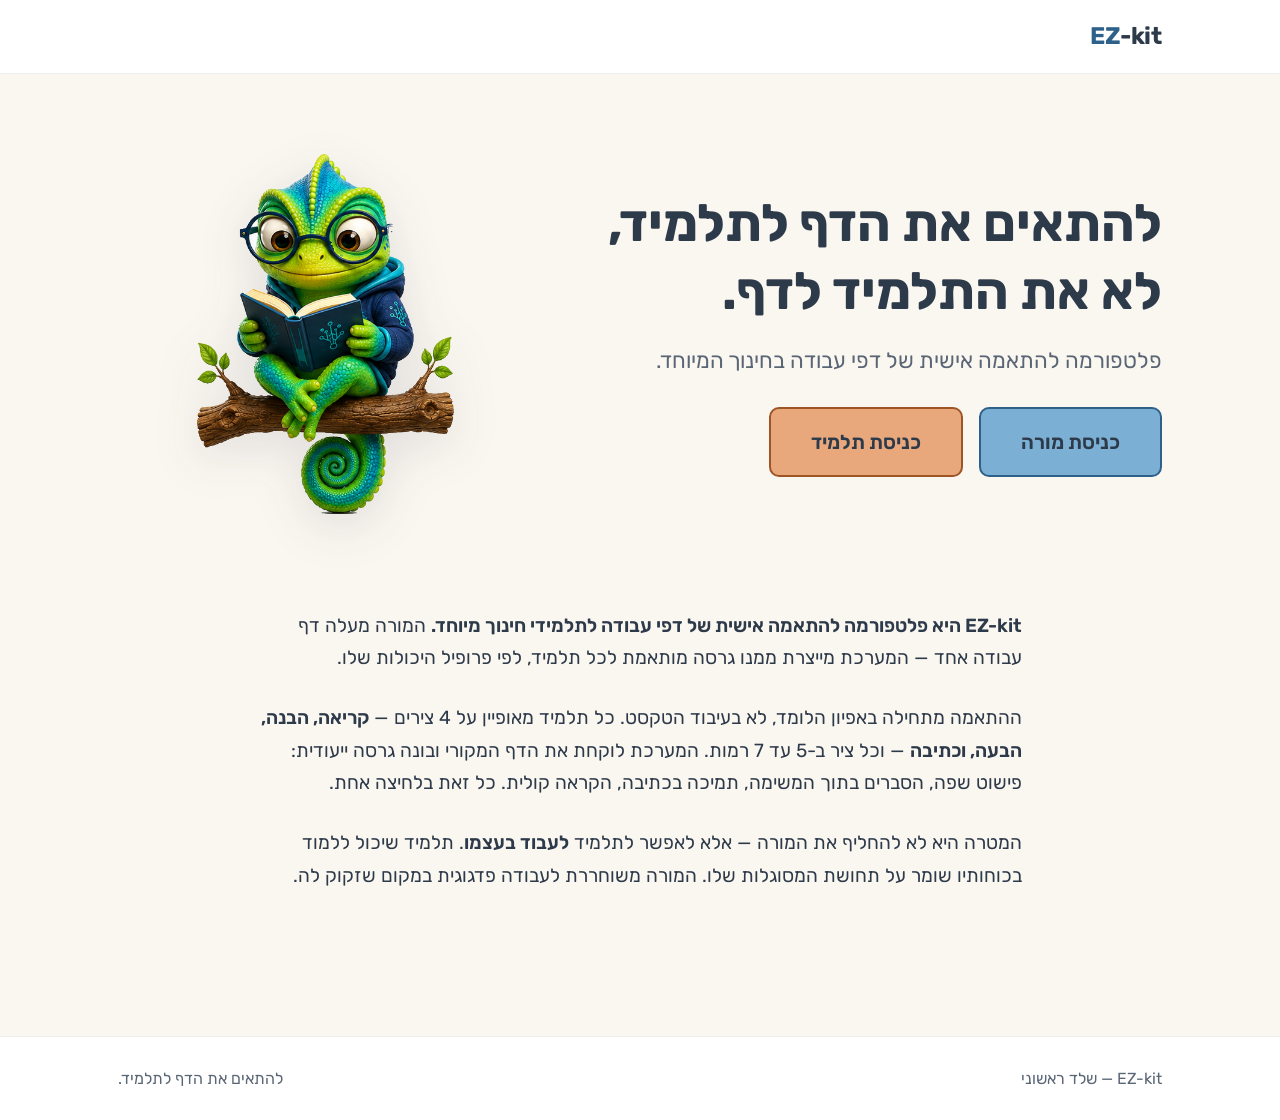
<file: index.html>
<!DOCTYPE html>
<html lang="he" dir="rtl">
<head>
  <meta charset="UTF-8">
  <meta name="viewport" content="width=device-width, initial-scale=1.0">
  <title>EZ-kit — להתאים את הדף לתלמיד</title>
  <meta name="description" content="פלטפורמה להתאמה אישית של דפי עבודה בחינוך המיוחד.">
  <link rel="preconnect" href="https://fonts.googleapis.com">
  <link rel="preconnect" href="https://fonts.gstatic.com" crossorigin>
  <link href="https://fonts.googleapis.com/css2?family=Rubik:wght@400;500;600;700&display=swap" rel="stylesheet">
  <link rel="stylesheet" href="styles.css">
</head>
<body>
  <a href="#main" class="skip-link">דלג לתוכן</a>

  <header class="site-header">
    <div class="container">
      <a href="index.html" class="logo"><span class="logo-mark">EZ</span>-kit</a>
    </div>
  </header>

  <main id="main">
    <!-- Hero -->
    <section class="hero">
      <div class="container">
        <div class="hero-text">
          <h1 class="hero-title">להתאים את הדף לתלמיד,<br>לא את התלמיד לדף.</h1>
          <p class="hero-tagline">פלטפורמה להתאמה אישית של דפי עבודה בחינוך המיוחד.</p>
          <div class="hero-cta">
            <a href="teacher/login.html" class="btn btn-blue btn-lg">כניסת מורה</a>
            <a href="student/login.html" class="btn btn-peach btn-lg">כניסת תלמיד</a>
          </div>
        </div>
        <div class="hero-art">
          <img src="assets/ezkit-front.png"
               alt="הזיקית של EZ-kit — דמות ירוקה־כחולה עם משקפיים יושבת על ענף וקוראת ספר">
        </div>
      </div>
    </section>

    <!-- גוף ההסבר -->
    <section class="intro section">
      <div class="container stack">
        <p><strong>EZ-kit היא פלטפורמה להתאמה אישית של דפי עבודה לתלמידי חינוך מיוחד.</strong> המורה מעלה דף עבודה אחד — המערכת מייצרת ממנו גרסה מותאמת לכל תלמיד, לפי פרופיל היכולות שלו.</p>

        <p>ההתאמה מתחילה באפיון הלומד, לא בעיבוד הטקסט. כל תלמיד מאופיין על 4 צירים — <strong>קריאה, הבנה, הבעה, וכתיבה</strong> — וכל ציר ב-5 עד 7 רמות. המערכת לוקחת את הדף המקורי ובונה גרסה ייעודית: פישוט שפה, הסברים בתוך המשימה, תמיכה בכתיבה, הקראה קולית. כל זאת בלחיצה אחת.</p>

        <p>המטרה היא לא להחליף את המורה — אלא לאפשר לתלמיד <strong>לעבוד בעצמו</strong>. תלמיד שיכול ללמוד בכוחותיו שומר על תחושת המסוגלות שלו. המורה משוחררת לעבודה פדגוגית במקום שזקוק לה.</p>
      </div>
    </section>
  </main>

  <footer class="site-footer">
    <div class="container">
      <span>EZ-kit — שלד ראשוני</span>
      <span>להתאים את הדף לתלמיד.</span>
    </div>
  </footer>
</body>
</html>
</file>
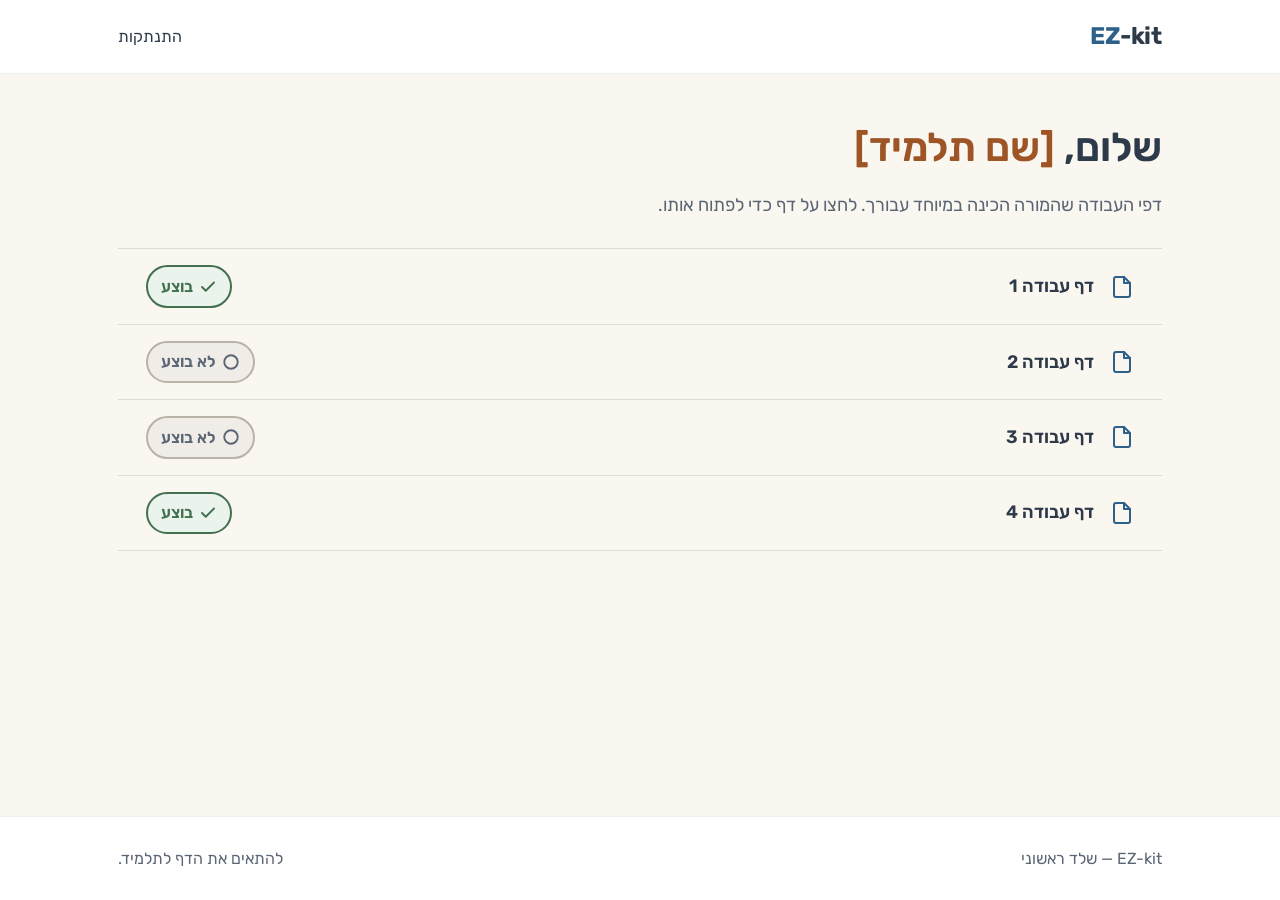
<file: student/dashboard.html>
<!DOCTYPE html>
<html lang="he" dir="rtl">
<head>
  <meta charset="UTF-8">
  <meta name="viewport" content="width=device-width, initial-scale=1.0">
  <title>האזור שלי — EZ-kit</title>
  <link rel="preconnect" href="https://fonts.googleapis.com">
  <link rel="preconnect" href="https://fonts.gstatic.com" crossorigin>
  <link href="https://fonts.googleapis.com/css2?family=Rubik:wght@400;500;600;700&display=swap" rel="stylesheet">
  <link rel="stylesheet" href="../styles.css">
</head>
<body>
  <a href="#main" class="skip-link">דלג לתוכן</a>

  <header class="site-header">
    <div class="container">
      <a href="../index.html" class="logo"><span class="logo-mark">EZ</span>-kit</a>
      <nav aria-label="ניווט ראשי">
        <ul class="nav-links">
          <li><a href="../index.html">התנתקות</a></li>
        </ul>
      </nav>
    </div>
  </header>

  <main id="main" class="section">
    <div class="container">
      <div class="page-head">
        <h1>שלום, <span style="color: var(--color-peach-deep);">[שם תלמיד]</span></h1>
        <p class="subtitle">דפי העבודה שהמורה הכינה במיוחד עבורך. לחצו על דף כדי לפתוח אותו.</p>
      </div>

      <ul class="worklist">

        <li class="worklist-item">
          <a href="worksheet.html">
            <span class="worklist-title">
              <svg viewBox="0 0 24 24" fill="none" stroke="currentColor" stroke-width="2" stroke-linecap="round" stroke-linejoin="round" aria-hidden="true">
                <path d="M14 2H6a2 2 0 0 0-2 2v16a2 2 0 0 0 2 2h12a2 2 0 0 0 2-2V8z"></path>
                <polyline points="14 2 14 8 20 8"></polyline>
              </svg>
              דף עבודה 1
            </span>
            <span class="status status--done">
              <svg viewBox="0 0 24 24" fill="none" stroke="currentColor" stroke-width="2.5" stroke-linecap="round" stroke-linejoin="round" aria-hidden="true">
                <path d="M20 6L9 17l-5-5"></path>
              </svg>
              בוצע
            </span>
          </a>
        </li>

        <li class="worklist-item">
          <a href="worksheet.html">
            <span class="worklist-title">
              <svg viewBox="0 0 24 24" fill="none" stroke="currentColor" stroke-width="2" stroke-linecap="round" stroke-linejoin="round" aria-hidden="true">
                <path d="M14 2H6a2 2 0 0 0-2 2v16a2 2 0 0 0 2 2h12a2 2 0 0 0 2-2V8z"></path>
                <polyline points="14 2 14 8 20 8"></polyline>
              </svg>
              דף עבודה 2
            </span>
            <span class="status status--none">
              <svg viewBox="0 0 24 24" fill="none" stroke="currentColor" stroke-width="2.5" stroke-linecap="round" stroke-linejoin="round" aria-hidden="true">
                <circle cx="12" cy="12" r="9"></circle>
              </svg>
              לא בוצע
            </span>
          </a>
        </li>

        <li class="worklist-item">
          <a href="worksheet.html">
            <span class="worklist-title">
              <svg viewBox="0 0 24 24" fill="none" stroke="currentColor" stroke-width="2" stroke-linecap="round" stroke-linejoin="round" aria-hidden="true">
                <path d="M14 2H6a2 2 0 0 0-2 2v16a2 2 0 0 0 2 2h12a2 2 0 0 0 2-2V8z"></path>
                <polyline points="14 2 14 8 20 8"></polyline>
              </svg>
              דף עבודה 3
            </span>
            <span class="status status--none">
              <svg viewBox="0 0 24 24" fill="none" stroke="currentColor" stroke-width="2.5" stroke-linecap="round" stroke-linejoin="round" aria-hidden="true">
                <circle cx="12" cy="12" r="9"></circle>
              </svg>
              לא בוצע
            </span>
          </a>
        </li>

        <li class="worklist-item">
          <a href="worksheet.html">
            <span class="worklist-title">
              <svg viewBox="0 0 24 24" fill="none" stroke="currentColor" stroke-width="2" stroke-linecap="round" stroke-linejoin="round" aria-hidden="true">
                <path d="M14 2H6a2 2 0 0 0-2 2v16a2 2 0 0 0 2 2h12a2 2 0 0 0 2-2V8z"></path>
                <polyline points="14 2 14 8 20 8"></polyline>
              </svg>
              דף עבודה 4
            </span>
            <span class="status status--done">
              <svg viewBox="0 0 24 24" fill="none" stroke="currentColor" stroke-width="2.5" stroke-linecap="round" stroke-linejoin="round" aria-hidden="true">
                <path d="M20 6L9 17l-5-5"></path>
              </svg>
              בוצע
            </span>
          </a>
        </li>

      </ul>
    </div>
  </main>

  <footer class="site-footer">
    <div class="container">
      <span>EZ-kit — שלד ראשוני</span>
      <span>להתאים את הדף לתלמיד.</span>
    </div>
  </footer>
</body>
</html>
</file>
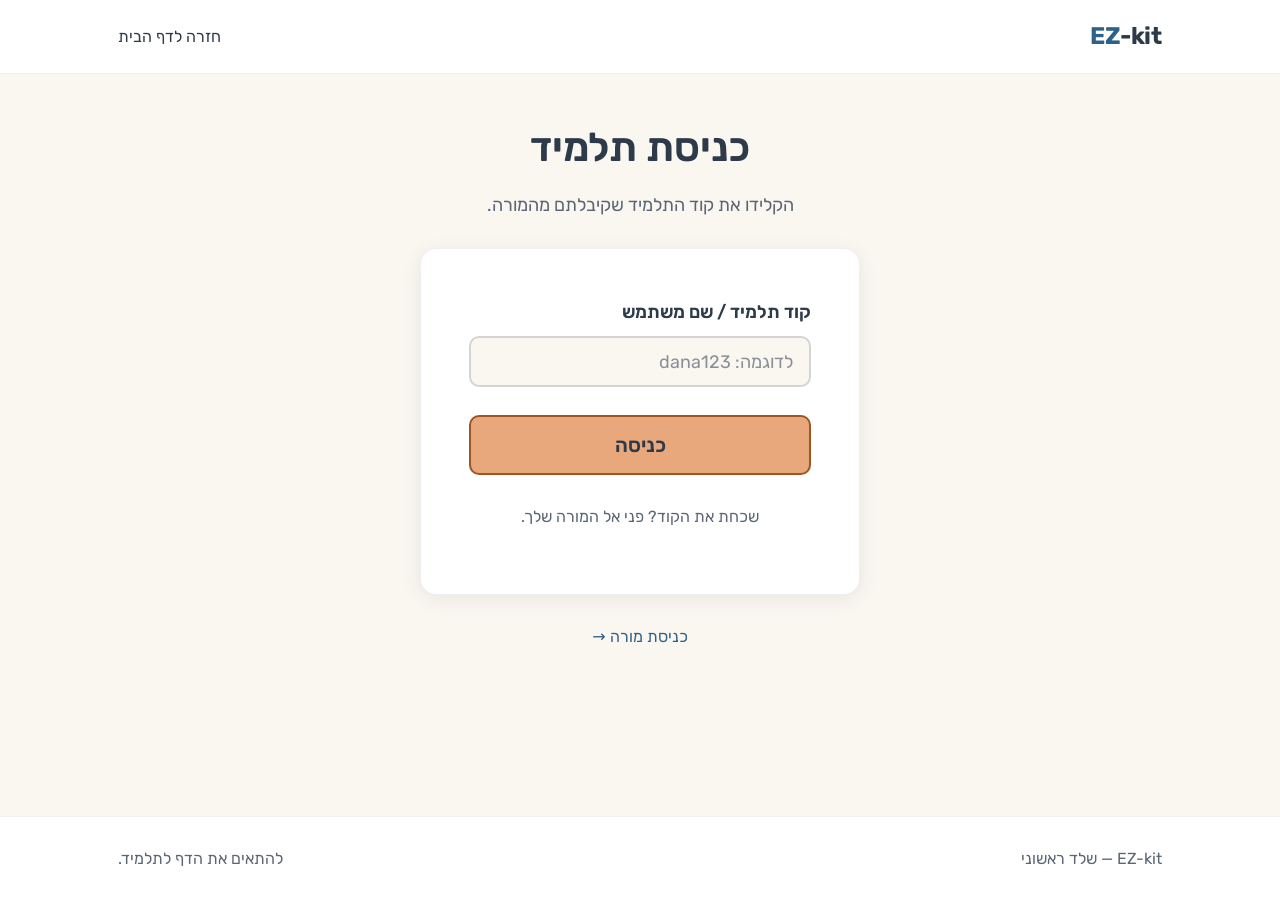
<file: student/login.html>
<!DOCTYPE html>
<html lang="he" dir="rtl">
<head>
  <meta charset="UTF-8">
  <meta name="viewport" content="width=device-width, initial-scale=1.0">
  <title>כניסת תלמיד — EZ-kit</title>
  <link rel="preconnect" href="https://fonts.googleapis.com">
  <link rel="preconnect" href="https://fonts.gstatic.com" crossorigin>
  <link href="https://fonts.googleapis.com/css2?family=Rubik:wght@400;500;600;700&display=swap" rel="stylesheet">
  <link rel="stylesheet" href="../styles.css">
</head>
<body>
  <a href="#main" class="skip-link">דלג לתוכן</a>

  <header class="site-header">
    <div class="container">
      <a href="../index.html" class="logo"><span class="logo-mark">EZ</span>-kit</a>
      <nav aria-label="ניווט ראשי">
        <ul class="nav-links">
          <li><a href="../index.html">חזרה לדף הבית</a></li>
        </ul>
      </nav>
    </div>
  </header>

  <main id="main" class="section">
    <div class="container">
      <div class="form-wrap">
        <div class="page-head text-center">
          <h1>כניסת תלמיד</h1>
          <p class="subtitle">הקלידו את קוד התלמיד שקיבלתם מהמורה.</p>
        </div>

        <!-- UI בלבד — הטופס אינו פונקציונלי בשלב זה -->
        <form class="card" onsubmit="event.preventDefault(); window.location.href='dashboard.html';">
          <div class="field">
            <label for="student-code">קוד תלמיד / שם משתמש</label>
            <input type="text" id="student-code" name="student-code" placeholder="לדוגמה: dana123" autocomplete="username">
          </div>
          <button type="submit" class="btn btn-peach btn-block btn-lg">כניסה</button>
          <p class="form-note">שכחת את הקוד? פני אל המורה שלך.</p>
        </form>

        <p class="form-note">
          <a href="../teacher/login.html">כניסת מורה &rarr;</a>
        </p>
      </div>
    </div>
  </main>

  <footer class="site-footer">
    <div class="container">
      <span>EZ-kit — שלד ראשוני</span>
      <span>להתאים את הדף לתלמיד.</span>
    </div>
  </footer>
</body>
</html>
</file>
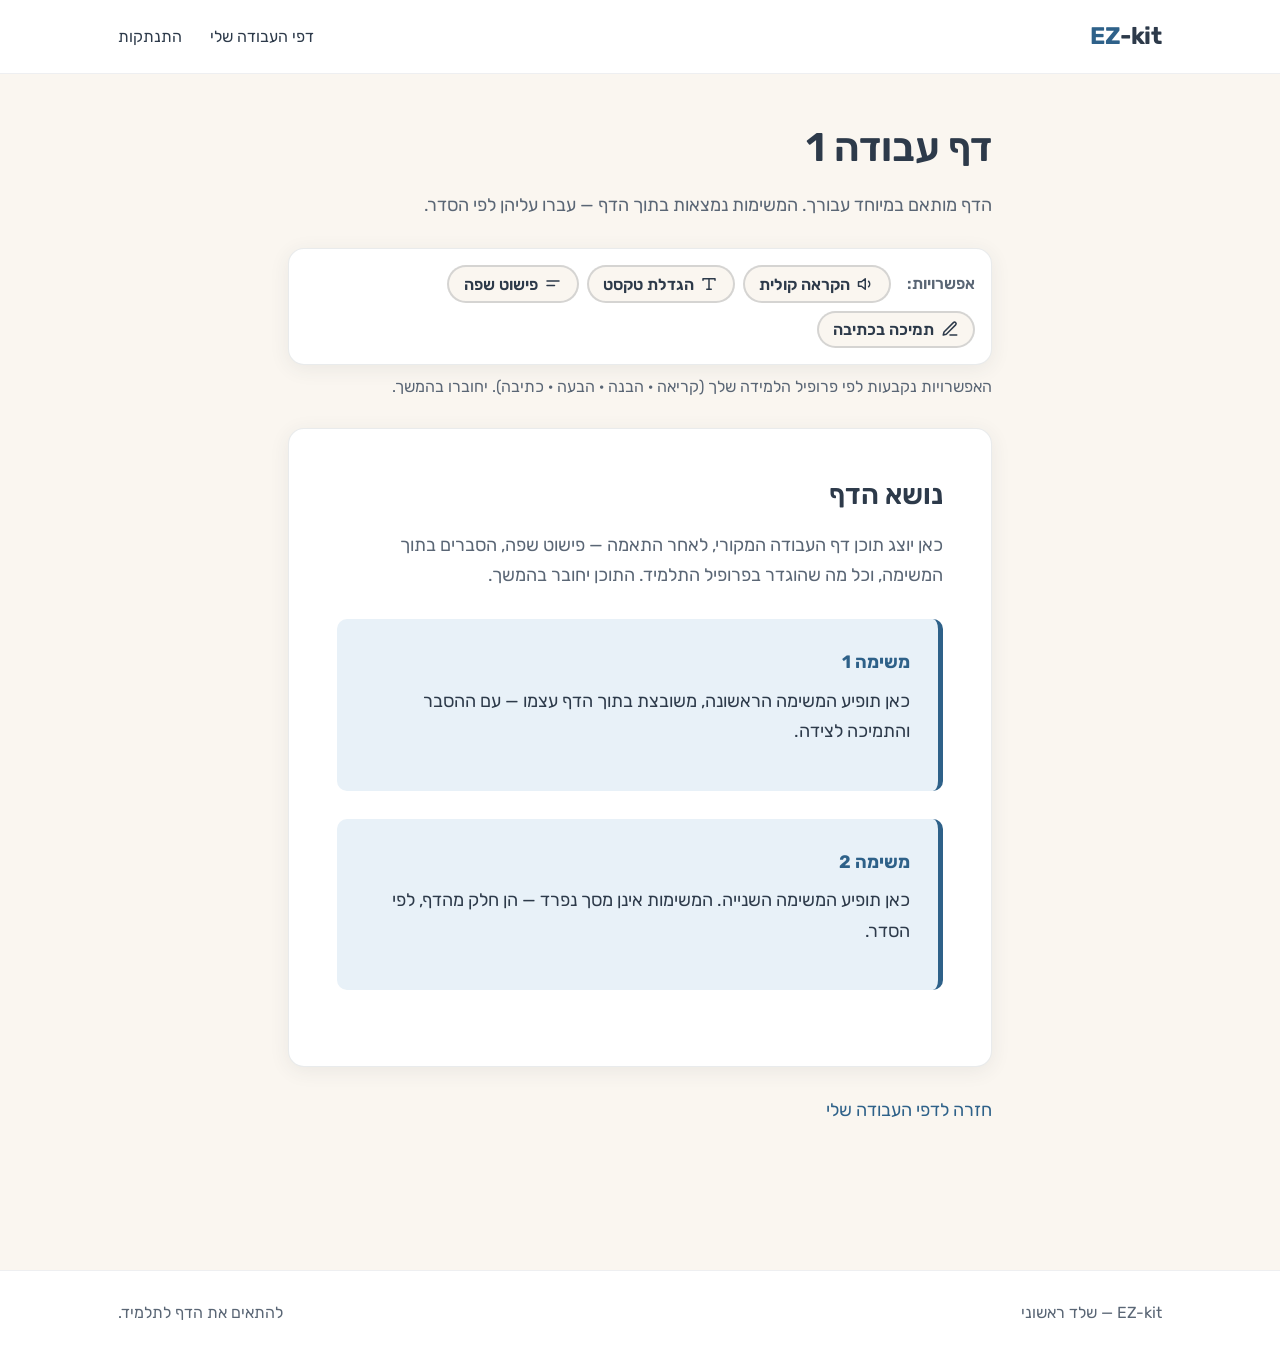
<file: student/worksheet.html>
<!DOCTYPE html>
<html lang="he" dir="rtl">
<head>
  <meta charset="UTF-8">
  <meta name="viewport" content="width=device-width, initial-scale=1.0">
  <title>דף עבודה — EZ-kit</title>
  <link rel="preconnect" href="https://fonts.googleapis.com">
  <link rel="preconnect" href="https://fonts.gstatic.com" crossorigin>
  <link href="https://fonts.googleapis.com/css2?family=Rubik:wght@400;500;600;700&display=swap" rel="stylesheet">
  <link rel="stylesheet" href="../styles.css">
</head>
<body>
  <a href="#main" class="skip-link">דלג לתוכן</a>

  <header class="site-header">
    <div class="container">
      <a href="../index.html" class="logo"><span class="logo-mark">EZ</span>-kit</a>
      <nav aria-label="ניווט ראשי">
        <ul class="nav-links">
          <li><a href="dashboard.html">דפי העבודה שלי</a></li>
          <li><a href="../index.html">התנתקות</a></li>
        </ul>
      </nav>
    </div>
  </header>

  <main id="main" class="section">
    <div class="container page-narrow stack">

      <div class="page-head">
        <h1>דף עבודה 1</h1>
        <p class="subtitle">הדף מותאם במיוחד עבורך. המשימות נמצאות בתוך הדף — עברו עליהן לפי הסדר.</p>
      </div>

      <!-- סרגל נגישות — אפשרויות לפי מאפייני התלמיד. UI בלבד בשלב זה. -->
      <div>
        <div class="a11y-bar" role="group" aria-label="אפשרויות נגישות">
          <span class="a11y-label">אפשרויות:</span>
          <button type="button" class="a11y-btn">
            <svg viewBox="0 0 24 24" fill="none" stroke="currentColor" stroke-width="2" stroke-linecap="round" stroke-linejoin="round" aria-hidden="true">
              <polygon points="11 5 6 9 2 9 2 15 6 15 11 19 11 5"></polygon>
              <path d="M15.5 8.5a5 5 0 0 1 0 7"></path>
            </svg>
            הקראה קולית
          </button>
          <button type="button" class="a11y-btn">
            <svg viewBox="0 0 24 24" fill="none" stroke="currentColor" stroke-width="2" stroke-linecap="round" stroke-linejoin="round" aria-hidden="true">
              <path d="M4 7V5h16v2"></path><path d="M9 19h6"></path><path d="M12 5v14"></path>
            </svg>
            הגדלת טקסט
          </button>
          <button type="button" class="a11y-btn">
            <svg viewBox="0 0 24 24" fill="none" stroke="currentColor" stroke-width="2" stroke-linecap="round" stroke-linejoin="round" aria-hidden="true">
              <line x1="4" y1="8" x2="20" y2="8"></line><line x1="4" y1="14" x2="14" y2="14"></line>
            </svg>
            פישוט שפה
          </button>
          <button type="button" class="a11y-btn">
            <svg viewBox="0 0 24 24" fill="none" stroke="currentColor" stroke-width="2" stroke-linecap="round" stroke-linejoin="round" aria-hidden="true">
              <path d="M12 20h9"></path><path d="M16.5 3.5a2.1 2.1 0 0 1 3 3L7 19l-4 1 1-4z"></path>
            </svg>
            תמיכה בכתיבה
          </button>
        </div>
        <p class="a11y-note">האפשרויות נקבעות לפי פרופיל הלמידה שלך (קריאה · הבנה · הבעה · כתיבה). יחוברו בהמשך.</p>
      </div>

      <!-- גוף דף העבודה — המשימות משובצות בתוכו -->
      <article class="worksheet">
        <h2>נושא הדף</h2>
        <p style="color: var(--color-text-soft);">כאן יוצג תוכן דף העבודה המקורי, לאחר התאמה — פישוט שפה, הסברים בתוך המשימה, וכל מה שהוגדר בפרופיל התלמיד. התוכן יחובר בהמשך.</p>

        <div class="task">
          <span class="task-label">משימה 1</span>
          <p>כאן תופיע המשימה הראשונה, משובצת בתוך הדף עצמו — עם ההסבר והתמיכה לצידה.</p>
        </div>

        <div class="task">
          <span class="task-label">משימה 2</span>
          <p>כאן תופיע המשימה השנייה. המשימות אינן מסך נפרד — הן חלק מהדף, לפי הסדר.</p>
        </div>
      </article>

      <p><a href="dashboard.html">חזרה לדפי העבודה שלי</a></p>

    </div>
  </main>

  <footer class="site-footer">
    <div class="container">
      <span>EZ-kit — שלד ראשוני</span>
      <span>להתאים את הדף לתלמיד.</span>
    </div>
  </footer>
</body>
</html>
</file>
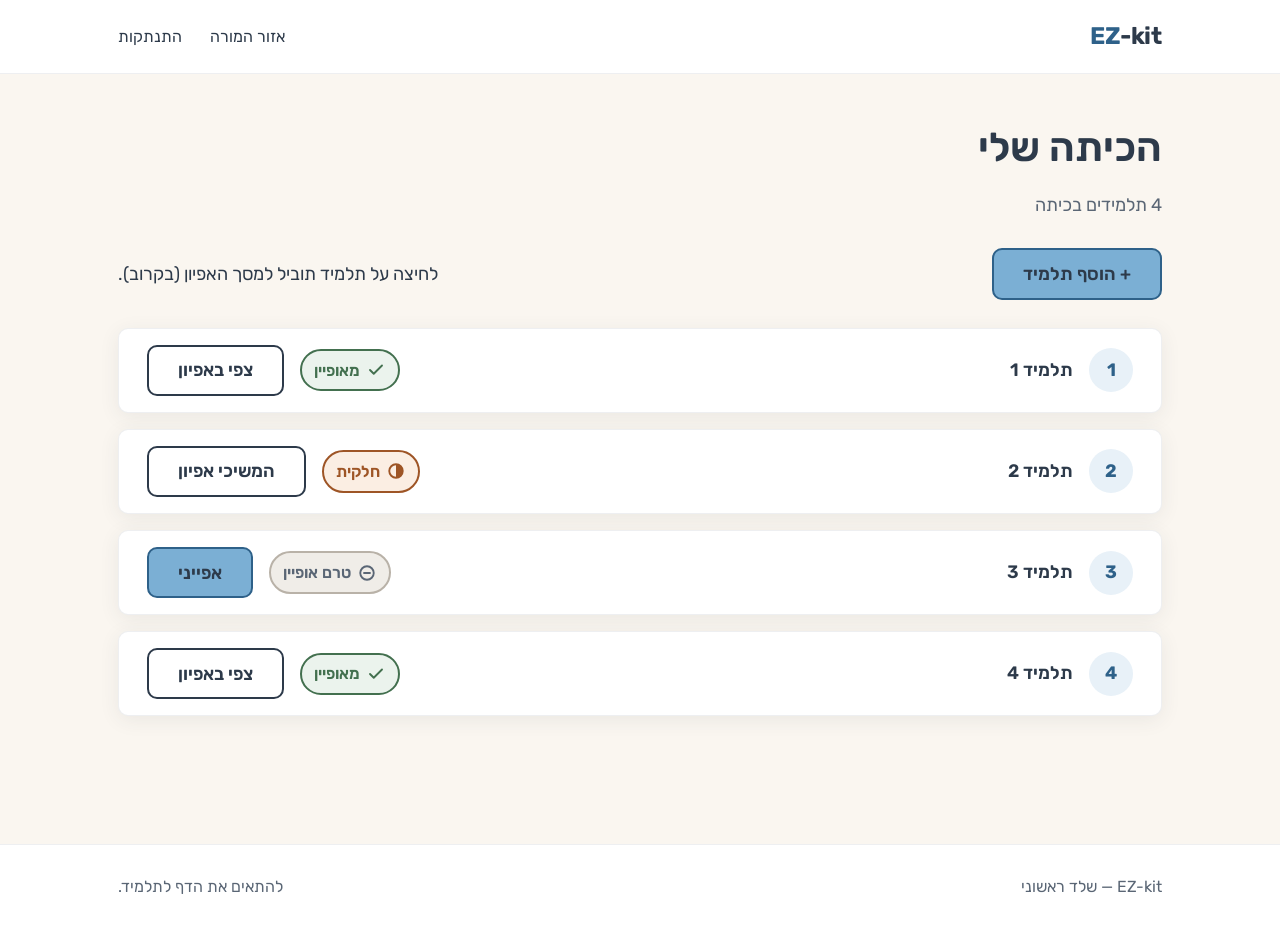
<file: teacher/class.html>
<!DOCTYPE html>
<html lang="he" dir="rtl">
<head>
  <meta charset="UTF-8">
  <meta name="viewport" content="width=device-width, initial-scale=1.0">
  <title>הכיתה שלי — EZ-kit</title>
  <link rel="preconnect" href="https://fonts.googleapis.com">
  <link rel="preconnect" href="https://fonts.gstatic.com" crossorigin>
  <link href="https://fonts.googleapis.com/css2?family=Rubik:wght@400;500;600;700&display=swap" rel="stylesheet">
  <link rel="stylesheet" href="../styles.css">
  <style>
    /* דיאלוג הוספת תלמיד — UI בלבד */
    dialog.add-dialog {
      border: none;
      border-radius: var(--radius);
      padding: 0;
      max-width: 440px;
      width: calc(100% - 2rem);
      box-shadow: var(--shadow-hover);
      color: var(--color-text);
    }
    dialog.add-dialog::backdrop { background: rgba(45, 58, 74, 0.35); }
    dialog.add-dialog .card { box-shadow: none; border: none; }
    .dialog-head {
      display: flex; align-items: center; justify-content: space-between;
      margin-bottom: var(--space-md);
    }
    .dialog-head h2 { margin: 0; }
    .icon-btn {
      background: none; border: none; cursor: pointer;
      font-size: 1.5rem; line-height: 1; color: var(--color-text-soft);
      padding: 0.2em 0.4em; border-radius: var(--radius-sm);
    }
  </style>
</head>
<body>
  <a href="#main" class="skip-link">דלג לתוכן</a>

  <header class="site-header">
    <div class="container">
      <a href="../index.html" class="logo"><span class="logo-mark">EZ</span>-kit</a>
      <nav aria-label="ניווט ראשי">
        <ul class="nav-links">
          <li><a href="dashboard.html">אזור המורה</a></li>
          <li><a href="../index.html">התנתקות</a></li>
        </ul>
      </nav>
    </div>
  </header>

  <main id="main" class="section">
    <div class="container">
      <div class="page-head">
        <h1>הכיתה שלי</h1>
        <p class="subtitle">4 תלמידים בכיתה</p>
      </div>

      <div class="class-toolbar">
        <button type="button" class="btn btn-blue" id="add-student-btn">+ הוסף תלמיד</button>
        <span class="subtitle">לחיצה על תלמיד תוביל למסך האפיון (בקרוב).</span>
      </div>

      <!-- רשימת תלמידי דמה לתצוגה -->
      <ul class="student-list">

        <li class="student-row">
          <div class="student-info">
            <span class="student-avatar" aria-hidden="true">1</span>
            <span class="student-name">תלמיד 1</span>
          </div>
          <div class="student-actions">
            <span class="status status--done">
              <svg viewBox="0 0 24 24" fill="none" stroke="currentColor" stroke-width="2.5" stroke-linecap="round" stroke-linejoin="round" aria-hidden="true">
                <path d="M20 6L9 17l-5-5"></path>
              </svg>
              מאופיין
            </span>
            <button type="button" class="btn btn-ghost">צפי באפיון</button>
          </div>
        </li>

        <li class="student-row">
          <div class="student-info">
            <span class="student-avatar" aria-hidden="true">2</span>
            <span class="student-name">תלמיד 2</span>
          </div>
          <div class="student-actions">
            <span class="status status--partial">
              <svg viewBox="0 0 24 24" fill="none" stroke="currentColor" stroke-width="2.5" stroke-linecap="round" stroke-linejoin="round" aria-hidden="true">
                <circle cx="12" cy="12" r="9"></circle>
                <path d="M12 3 a9 9 0 0 1 0 18 z" fill="currentColor" stroke="none"></path>
              </svg>
              חלקית
            </span>
            <button type="button" class="btn btn-ghost">המשיכי אפיון</button>
          </div>
        </li>

        <li class="student-row">
          <div class="student-info">
            <span class="student-avatar" aria-hidden="true">3</span>
            <span class="student-name">תלמיד 3</span>
          </div>
          <div class="student-actions">
            <span class="status status--none">
              <svg viewBox="0 0 24 24" fill="none" stroke="currentColor" stroke-width="2.5" stroke-linecap="round" stroke-linejoin="round" aria-hidden="true">
                <circle cx="12" cy="12" r="9"></circle>
                <line x1="8" y1="12" x2="16" y2="12"></line>
              </svg>
              טרם אופיין
            </span>
            <button type="button" class="btn btn-blue">אפייני</button>
          </div>
        </li>

        <li class="student-row">
          <div class="student-info">
            <span class="student-avatar" aria-hidden="true">4</span>
            <span class="student-name">תלמיד 4</span>
          </div>
          <div class="student-actions">
            <span class="status status--done">
              <svg viewBox="0 0 24 24" fill="none" stroke="currentColor" stroke-width="2.5" stroke-linecap="round" stroke-linejoin="round" aria-hidden="true">
                <path d="M20 6L9 17l-5-5"></path>
              </svg>
              מאופיין
            </span>
            <button type="button" class="btn btn-ghost">צפי באפיון</button>
          </div>
        </li>

      </ul>
    </div>
  </main>

  <!-- דיאלוג הוספת תלמיד — UI בלבד, לא פונקציונלי -->
  <dialog class="add-dialog" id="add-dialog">
    <form method="dialog" class="card">
      <div class="dialog-head">
        <h2>הוספת תלמיד</h2>
        <button type="button" class="icon-btn" id="close-dialog-btn" aria-label="סגירה">&times;</button>
      </div>
      <div class="field">
        <label for="student-name">שם התלמיד</label>
        <input type="text" id="student-name" name="student-name" placeholder="לדוגמה: דנה כהן">
      </div>
      <div class="field">
        <label for="student-class">כיתה</label>
        <input type="text" id="student-class" name="student-class" placeholder="לדוגמה: ג'2">
      </div>
      <button type="submit" class="btn btn-blue btn-block">הוסף לכיתה</button>
      <p class="form-note">UI בלבד בשלב זה — השמירה תחובר ל-backend בהמשך.</p>
    </form>
  </dialog>

  <footer class="site-footer">
    <div class="container">
      <span>EZ-kit — שלד ראשוני</span>
      <span>להתאים את הדף לתלמיד.</span>
    </div>
  </footer>

  <script>
    const dialog = document.getElementById('add-dialog');
    document.getElementById('add-student-btn').addEventListener('click', () => dialog.showModal());
    document.getElementById('close-dialog-btn').addEventListener('click', () => dialog.close());
  </script>
</body>
</html>
</file>
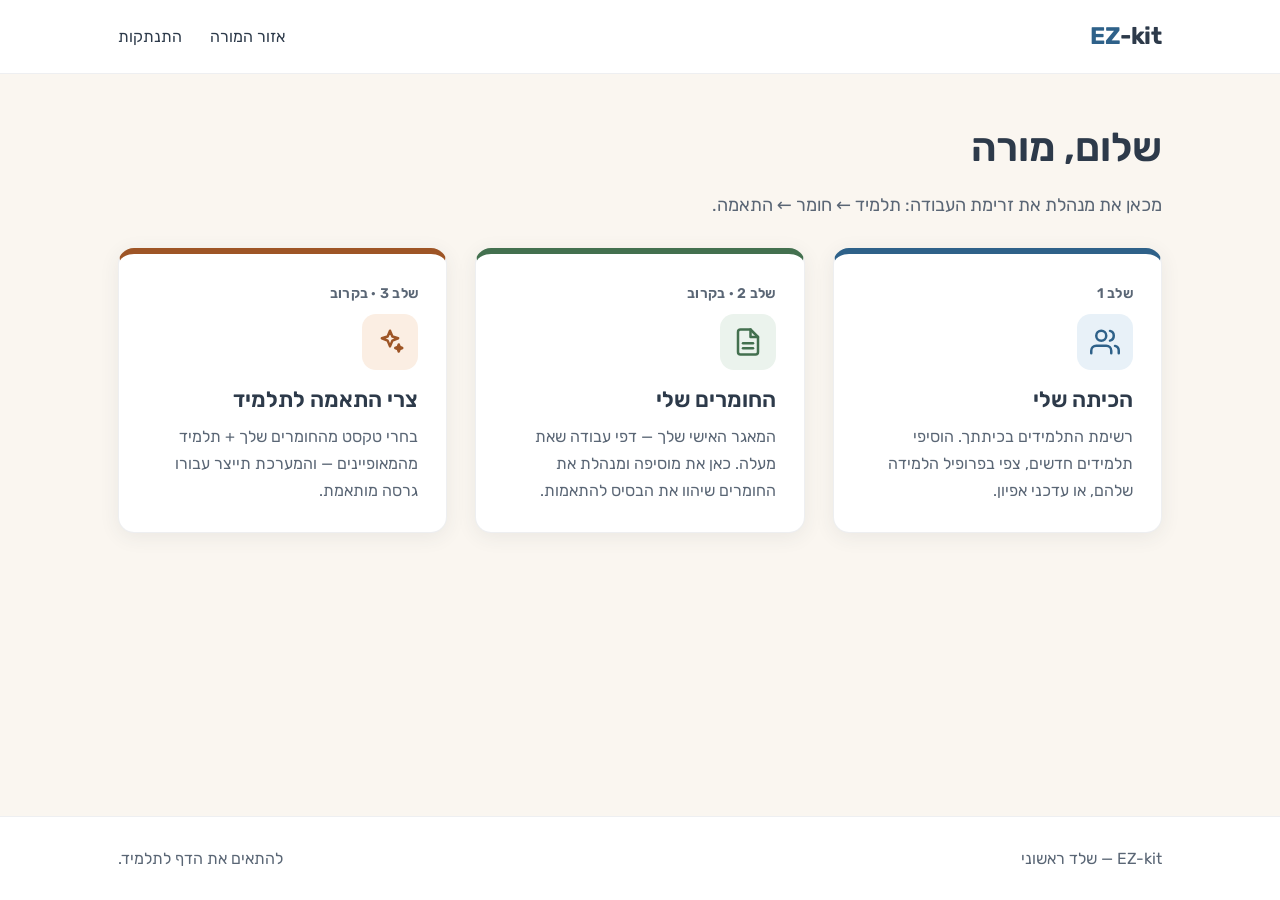
<file: teacher/dashboard.html>
<!DOCTYPE html>
<html lang="he" dir="rtl">
<head>
  <meta charset="UTF-8">
  <meta name="viewport" content="width=device-width, initial-scale=1.0">
  <title>אזור המורה — EZ-kit</title>
  <link rel="preconnect" href="https://fonts.googleapis.com">
  <link rel="preconnect" href="https://fonts.gstatic.com" crossorigin>
  <link href="https://fonts.googleapis.com/css2?family=Rubik:wght@400;500;600;700&display=swap" rel="stylesheet">
  <link rel="stylesheet" href="../styles.css">
</head>
<body>
  <a href="#main" class="skip-link">דלג לתוכן</a>

  <header class="site-header">
    <div class="container">
      <a href="../index.html" class="logo"><span class="logo-mark">EZ</span>-kit</a>
      <nav aria-label="ניווט ראשי">
        <ul class="nav-links">
          <li><a href="dashboard.html">אזור המורה</a></li>
          <li><a href="../index.html">התנתקות</a></li>
        </ul>
      </nav>
    </div>
  </header>

  <main id="main" class="section">
    <div class="container">
      <div class="page-head">
        <h1>שלום, מורה</h1>
        <p class="subtitle">מכאן את מנהלת את זרימת העבודה: תלמיד &larr; חומר &larr; התאמה.</p>
      </div>

      <div class="box-grid">

        <!-- אזור 1 — הכיתה שלי (קישור פעיל) -->
        <a href="class.html" class="box box--blue">
          <span class="box-step">שלב 1</span>
          <span class="box-icon" aria-hidden="true">
            <!-- אייקון: קבוצת תלמידים -->
            <svg viewBox="0 0 24 24" fill="none" stroke="currentColor" stroke-width="2" stroke-linecap="round" stroke-linejoin="round">
              <path d="M17 21v-2a4 4 0 0 0-4-4H5a4 4 0 0 0-4 4v2"></path>
              <circle cx="9" cy="7" r="4"></circle>
              <path d="M23 21v-2a4 4 0 0 0-3-3.87"></path>
              <path d="M16 3.13a4 4 0 0 1 0 7.75"></path>
            </svg>
          </span>
          <h3>הכיתה שלי</h3>
          <p>רשימת התלמידים בכיתתך. הוסיפי תלמידים חדשים, צפי בפרופיל הלמידה שלהם, או עדכני אפיון.</p>
        </a>

        <!-- אזור 2 — החומרים שלי (אזור עתידי) -->
        <div class="box box--green" aria-disabled="true">
          <span class="box-step">שלב 2 · בקרוב</span>
          <span class="box-icon" aria-hidden="true">
            <!-- אייקון: מסמכים -->
            <svg viewBox="0 0 24 24" fill="none" stroke="currentColor" stroke-width="2" stroke-linecap="round" stroke-linejoin="round">
              <path d="M14 2H6a2 2 0 0 0-2 2v16a2 2 0 0 0 2 2h12a2 2 0 0 0 2-2V8z"></path>
              <polyline points="14 2 14 8 20 8"></polyline>
              <line x1="16" y1="13" x2="8" y2="13"></line>
              <line x1="16" y1="17" x2="8" y2="17"></line>
            </svg>
          </span>
          <h3>החומרים שלי</h3>
          <p>המאגר האישי שלך — דפי עבודה שאת מעלה. כאן את מוסיפה ומנהלת את החומרים שיהוו את הבסיס להתאמות.</p>
        </div>

        <!-- אזור 3 — צרי התאמה (אזור עתידי, הפעולה המרכזית) -->
        <div class="box box--peach" aria-disabled="true">
          <span class="box-step">שלב 3 · בקרוב</span>
          <span class="box-icon" aria-hidden="true">
            <!-- אייקון: התאמה / קסם -->
            <svg viewBox="0 0 24 24" fill="none" stroke="currentColor" stroke-width="2" stroke-linecap="round" stroke-linejoin="round">
              <path d="M12 3l1.9 4.6L18.5 9l-4.6 1.9L12 15.5l-1.9-4.6L5.5 9l4.6-1.4z"></path>
              <path d="M19 14l.8 2 2 .8-2 .8-.8 2-.8-2-2-.8 2-.8z"></path>
            </svg>
          </span>
          <h3>צרי התאמה לתלמיד</h3>
          <p>בחרי טקסט מהחומרים שלך + תלמיד מהמאופיינים — והמערכת תייצר עבורו גרסה מותאמת.</p>
        </div>

      </div>
    </div>
  </main>

  <footer class="site-footer">
    <div class="container">
      <span>EZ-kit — שלד ראשוני</span>
      <span>להתאים את הדף לתלמיד.</span>
    </div>
  </footer>
</body>
</html>
</file>
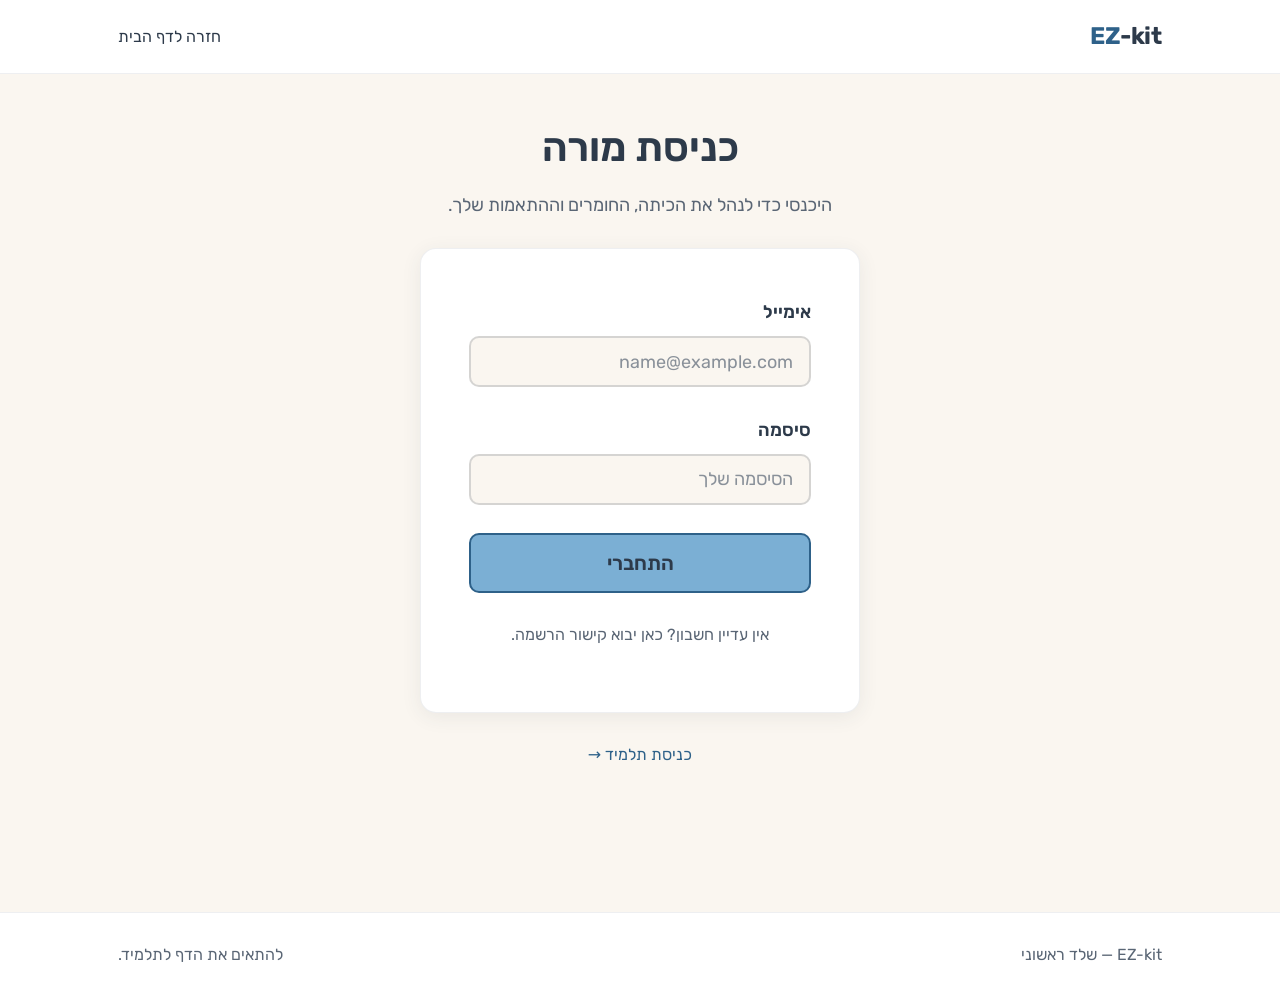
<file: teacher/login.html>
<!DOCTYPE html>
<html lang="he" dir="rtl">
<head>
  <meta charset="UTF-8">
  <meta name="viewport" content="width=device-width, initial-scale=1.0">
  <title>כניסת מורה — EZ-kit</title>
  <link rel="preconnect" href="https://fonts.googleapis.com">
  <link rel="preconnect" href="https://fonts.gstatic.com" crossorigin>
  <link href="https://fonts.googleapis.com/css2?family=Rubik:wght@400;500;600;700&display=swap" rel="stylesheet">
  <link rel="stylesheet" href="../styles.css">
</head>
<body>
  <a href="#main" class="skip-link">דלג לתוכן</a>

  <header class="site-header">
    <div class="container">
      <a href="../index.html" class="logo"><span class="logo-mark">EZ</span>-kit</a>
      <nav aria-label="ניווט ראשי">
        <ul class="nav-links">
          <li><a href="../index.html">חזרה לדף הבית</a></li>
        </ul>
      </nav>
    </div>
  </header>

  <main id="main" class="section">
    <div class="container">
      <div class="form-wrap">
        <div class="page-head text-center">
          <h1>כניסת מורה</h1>
          <p class="subtitle">היכנסי כדי לנהל את הכיתה, החומרים וההתאמות שלך.</p>
        </div>

        <!-- UI בלבד — הטופס אינו פונקציונלי בשלב זה -->
        <form class="card" onsubmit="event.preventDefault(); window.location.href='dashboard.html';">
          <div class="field">
            <label for="email">אימייל</label>
            <input type="email" id="email" name="email" placeholder="name@example.com" autocomplete="email">
          </div>
          <div class="field">
            <label for="password">סיסמה</label>
            <input type="password" id="password" name="password" placeholder="הסיסמה שלך" autocomplete="current-password">
          </div>
          <button type="submit" class="btn btn-blue btn-block btn-lg">התחברי</button>
          <p class="form-note">אין עדיין חשבון? כאן יבוא קישור הרשמה.</p>
        </form>

        <p class="form-note">
          <a href="../student/login.html">כניסת תלמיד &rarr;</a>
        </p>
      </div>
    </div>
  </main>

  <footer class="site-footer">
    <div class="container">
      <span>EZ-kit — שלד ראשוני</span>
      <span>להתאים את הדף לתלמיד.</span>
    </div>
  </footer>
</body>
</html>
</file>
<file: styles.css>
/* ==========================================================================
   EZ-kit — שלד ראשוני
   styles.css מרכזי. כל הצבעים מוגדרים כ-CSS variables (החלפה במקום אחד).
   פלטה מבוססת עקרונות נגישות חושית לחינוך מיוחד (ראו design.md).
   ========================================================================== */

:root {
  /* --- פלטת צבעים (design.md, החלטה 2) --- */
  --color-bg: #FAF6F0;        /* קרם רך — רקע ראשי */
  --color-surface: #FFFFFF;   /* משטח קלפים מעל הרקע */
  --color-text: #2D3A4A;      /* אפור-כחול כהה — כל הטקסטים */
  --color-text-soft: #5A6675; /* טקסט משני, גרסה רכה של צבע הטקסט */

  --color-blue: #7BAFD4;      /* תכלת רגוע — מורה, accents, links */
  --color-green: #8FBC9B;     /* ירוק מרווה — החומרים שלי, חיובי */
  --color-peach: #E8A87C;     /* כתום אפרסק — צרי התאמה, אזהרה עדינה */
  --color-gray: #D7D2CA;      /* אפור נייטרלי — טרם אופיין */

  /* גרסאות כהות לטקסט/קצוות/אייקונים — נבחרו לעמוד ב-WCAG AA (4.5:1)
     גם על רקע קרם/לבן וגם על הטינטים הבהירים של כל אזור */
  --color-blue-deep: #2E6189;
  --color-green-deep: #43704F;
  --color-peach-deep: #9E5526;

  /* רקעים רכים לאזורים (טינט בהיר של צבע האזור) */
  --tint-blue: #E8F1F8;
  --tint-green: #EBF3ED;
  --tint-peach: #FBEEE3;

  /* --- טיפוגרפיה --- */
  --font-base: 'Rubik', 'Heebo', 'Assistant', system-ui, -apple-system, sans-serif;
  --fs-body: 1.125rem;   /* 18px — נוח מעל מינימום 16px */
  --fs-small: 1rem;      /* 16px — מינימום מותר */
  --fs-h1: 2.5rem;       /* 40px */
  --fs-h2: 1.75rem;      /* 28px */
  --fs-h3: 1.375rem;     /* 22px */
  --lh-body: 1.7;

  /* --- מרחב ועיצוב --- */
  --space-xs: 0.5rem;
  --space-sm: 1rem;
  --space-md: 1.75rem;
  --space-lg: 3rem;
  --space-xl: 5rem;
  --radius: 16px;
  --radius-sm: 10px;
  --shadow: 0 4px 20px rgba(45, 58, 74, 0.08);
  --shadow-hover: 0 8px 28px rgba(45, 58, 74, 0.14);
  --maxw: 1100px;
  --transition: 180ms ease;
}

/* --- אפשרות הגדלה: כיבוד הגדרת המשתמש בדפדפן (rem מבוסס) --- */

*,
*::before,
*::after {
  box-sizing: border-box;
}

html {
  font-size: 100%; /* מכבד הגדלת פונט בדפדפן */
}

body {
  margin: 0;
  font-family: var(--font-base);
  font-size: var(--fs-body);
  line-height: var(--lh-body);
  color: var(--color-text);
  background-color: var(--color-bg);
  -webkit-font-smoothing: antialiased;
  text-rendering: optimizeLegibility;
  min-height: 100vh;
  display: flex;
  flex-direction: column;
}

/* ניקוד ועברית נכונים */
h1, h2, h3 {
  line-height: 1.3;
  margin: 0 0 var(--space-sm);
  font-weight: 600;
}
h1 { font-size: var(--fs-h1); }
h2 { font-size: var(--fs-h2); }
h3 { font-size: var(--fs-h3); }

p { margin: 0 0 var(--space-sm); }

a {
  color: var(--color-blue-deep);
  text-decoration: none;
}
a:hover { text-decoration: underline; }

img { max-width: 100%; display: block; }

/* --- מצב פוקוס ברור (נגישות, design.md דרישה 4) --- */
a:focus-visible,
button:focus-visible,
input:focus-visible,
.box:focus-visible,
[tabindex]:focus-visible {
  outline: 3px solid var(--color-blue-deep);
  outline-offset: 3px;
  border-radius: var(--radius-sm);
}

/* ==========================================================================
   פריסה כללית
   ========================================================================== */

.container {
  width: 100%;
  max-width: var(--maxw);
  margin-inline: auto;
  padding-inline: var(--space-md);
}

main {
  flex: 1 0 auto;
  width: 100%;
}

.section {
  padding-block: var(--space-lg);
}

.page-narrow {
  max-width: 760px;
}

/* כותרת מסך פנימי */
.page-head {
  margin-bottom: var(--space-md);
}
.page-head .subtitle {
  color: var(--color-text-soft);
  font-size: var(--fs-body);
  margin: 0;
}

/* ==========================================================================
   Header / Navigation
   ========================================================================== */

.site-header {
  background: var(--color-surface);
  border-bottom: 1px solid rgba(45, 58, 74, 0.08);
}
.site-header .container {
  display: flex;
  align-items: center;
  justify-content: space-between;
  gap: var(--space-sm);
  padding-block: var(--space-sm);
}

.logo {
  font-size: 1.5rem;
  font-weight: 700;
  color: var(--color-text);
  letter-spacing: -0.01em;
}
.logo:hover { text-decoration: none; }
.logo .logo-mark { color: var(--color-blue-deep); }

.nav-links {
  display: flex;
  align-items: center;
  gap: var(--space-md);
  list-style: none;
  margin: 0;
  padding: 0;
}
.nav-links a {
  color: var(--color-text);
  font-size: var(--fs-small);
}

/* ==========================================================================
   כפתורים
   טקסט כהה על רקע פסטל = ניגודיות WCAG AA (לבן על פסטל נכשל)
   ========================================================================== */

.btn {
  display: inline-flex;
  align-items: center;
  justify-content: center;
  gap: var(--space-xs);
  font-family: inherit;
  font-size: var(--fs-body);
  font-weight: 600;
  color: var(--color-text);
  background: var(--color-surface);
  border: 2px solid var(--color-text);
  border-radius: var(--radius-sm);
  padding: 0.7em 1.6em;
  cursor: pointer;
  transition: transform var(--transition), box-shadow var(--transition),
    background-color var(--transition);
  text-align: center;
}
.btn:hover {
  text-decoration: none;
  transform: translateY(-2px);
  box-shadow: var(--shadow-hover);
}
.btn:active { transform: translateY(0); }

.btn-blue   { background: var(--color-blue);  border-color: var(--color-blue-deep); }
.btn-green  { background: var(--color-green); border-color: var(--color-green-deep); }
.btn-peach  { background: var(--color-peach); border-color: var(--color-peach-deep); }

.btn-ghost {
  background: transparent;
  border-color: var(--color-text);
}

.btn-block { width: 100%; }
.btn-lg { font-size: 1.25rem; padding: 0.8em 2em; }

/* ==========================================================================
   Hero (Homepage בלבד)
   ========================================================================== */

.hero {
  padding-block: var(--space-xl) var(--space-lg);
}
.hero .container {
  display: grid;
  grid-template-columns: 1.4fr 1fr;
  align-items: center;
  gap: var(--space-lg);
}
.hero-title {
  font-size: clamp(2rem, 5vw, 3.25rem);
  font-weight: 700;
  margin-bottom: var(--space-sm);
}
.hero-tagline {
  font-size: 1.375rem;
  color: var(--color-text-soft);
  margin-bottom: var(--space-md);
}
.hero-cta {
  display: flex;
  gap: var(--space-sm);
  flex-wrap: wrap;
}
.hero-art {
  display: flex;
  justify-content: center;
}
.hero-art img {
  width: auto;
  max-height: 360px;
  filter: drop-shadow(0 12px 24px rgba(45, 58, 74, 0.12));
}

/* גוף ההסבר ב-Homepage */
.intro .container { max-width: 820px; }
.intro p {
  font-size: 1.1875rem;
}
.intro p strong { font-weight: 600; }

/* ==========================================================================
   קופסאות Dashboard (3 אזורים) — כרטיסים
   כל אזור: אייקון + תווית + צבע ייחודי (לא צבע בלבד)
   ========================================================================== */

.box-grid {
  display: grid;
  grid-template-columns: repeat(auto-fit, minmax(260px, 1fr));
  gap: var(--space-md);
}

.box {
  display: flex;
  flex-direction: column;
  gap: var(--space-xs);
  background: var(--color-surface);
  border: 1px solid rgba(45, 58, 74, 0.08);
  border-top: 6px solid var(--color-gray);
  border-radius: var(--radius);
  padding: var(--space-md);
  box-shadow: var(--shadow);
  color: var(--color-text);
  transition: transform var(--transition), box-shadow var(--transition);
  height: 100%;
}
a.box:hover {
  text-decoration: none;
  transform: translateY(-4px);
  box-shadow: var(--shadow-hover);
}

.box .box-icon {
  display: inline-flex;
  align-items: center;
  justify-content: center;
  width: 56px;
  height: 56px;
  border-radius: 14px;
  margin-bottom: var(--space-xs);
}
.box .box-icon svg { width: 30px; height: 30px; }
.box h3 { margin: 0; }
.box p { color: var(--color-text-soft); margin: 0; font-size: var(--fs-small); }
.box .box-step {
  font-size: 0.875rem;
  font-weight: 600;
  color: var(--color-text-soft);
  letter-spacing: 0.02em;
}

/* וריאציות צבע לכל אזור */
.box--blue  { border-top-color: var(--color-blue-deep); }
.box--blue  .box-icon { background: var(--tint-blue);  color: var(--color-blue-deep); }
.box--green { border-top-color: var(--color-green-deep); }
.box--green .box-icon { background: var(--tint-green); color: var(--color-green-deep); }
.box--peach { border-top-color: var(--color-peach-deep); }
.box--peach .box-icon { background: var(--tint-peach); color: var(--color-peach-deep); }

/* ==========================================================================
   טפסים (login, הוספת תלמיד)
   ========================================================================== */

.card {
  background: var(--color-surface);
  border: 1px solid rgba(45, 58, 74, 0.08);
  border-radius: var(--radius);
  box-shadow: var(--shadow);
  padding: var(--space-lg);
}
.form-wrap {
  max-width: 440px;
  margin-inline: auto;
}

.field {
  margin-bottom: var(--space-md);
}
.field label {
  display: block;
  font-weight: 600;
  margin-bottom: var(--space-xs);
}
.field input {
  width: 100%;
  font-family: inherit;
  font-size: var(--fs-body);
  color: var(--color-text);
  background: var(--color-bg);
  border: 2px solid rgba(45, 58, 74, 0.18);
  border-radius: var(--radius-sm);
  padding: 0.7em 0.9em;
}
.field input::placeholder { color: var(--color-text-soft); opacity: 0.7; }
.field input:focus {
  border-color: var(--color-blue-deep);
  outline: none;
}

.form-note {
  text-align: center;
  color: var(--color-text-soft);
  font-size: var(--fs-small);
  margin-top: var(--space-md);
}

/* ==========================================================================
   "הכיתה שלי" — רשימת תלמידים
   ========================================================================== */

.class-toolbar {
  display: flex;
  align-items: center;
  justify-content: space-between;
  gap: var(--space-sm);
  flex-wrap: wrap;
  margin-bottom: var(--space-md);
}

.student-list {
  list-style: none;
  margin: 0;
  padding: 0;
  display: flex;
  flex-direction: column;
  gap: var(--space-sm);
}
.student-row {
  display: flex;
  align-items: center;
  justify-content: space-between;
  gap: var(--space-sm);
  flex-wrap: wrap;
  background: var(--color-surface);
  border: 1px solid rgba(45, 58, 74, 0.08);
  border-radius: var(--radius-sm);
  padding: var(--space-sm) var(--space-md);
  box-shadow: var(--shadow);
}
.student-info {
  display: flex;
  align-items: center;
  gap: var(--space-sm);
}
.student-avatar {
  width: 44px;
  height: 44px;
  border-radius: 50%;
  background: var(--tint-blue);
  color: var(--color-blue-deep);
  display: inline-flex;
  align-items: center;
  justify-content: center;
  font-weight: 700;
  flex-shrink: 0;
}
.student-name { font-weight: 600; }
.student-actions {
  display: flex;
  align-items: center;
  gap: var(--space-sm);
}

/* תוויות סטטוס אפיון — צורה+אייקון+צבע+טקסט (לא צבע בלבד) */
.status {
  display: inline-flex;
  align-items: center;
  gap: 0.4em;
  font-size: var(--fs-small);
  font-weight: 600;
  padding: 0.35em 0.8em;
  border-radius: 999px;
  border: 2px solid;
}
.status svg { width: 18px; height: 18px; }
.status--done {
  background: var(--tint-green);
  color: var(--color-green-deep);
  border-color: var(--color-green-deep);
}
.status--partial {
  background: var(--tint-peach);
  color: var(--color-peach-deep);
  border-color: var(--color-peach-deep);
}
.status--none {
  background: #F0EDE8;
  color: var(--color-text-soft);
  border-color: #B9B2A8;
}

/* ==========================================================================
   רשימת דפי עבודה של התלמיד — רשימה (לא קופסאות), עם סטטוס בוצע/לא בוצע
   ========================================================================== */

.worklist {
  list-style: none;
  margin: 0;
  padding: 0;
}
.worklist-item a {
  display: flex;
  align-items: center;
  justify-content: space-between;
  gap: var(--space-sm);
  flex-wrap: wrap;
  padding: var(--space-sm) var(--space-md);
  color: var(--color-text);
  background: transparent;
  border-bottom: 1px solid rgba(45, 58, 74, 0.14);
  transition: background-color var(--transition);
}
.worklist-item:first-child a {
  border-top: 1px solid rgba(45, 58, 74, 0.14);
}
.worklist-item a:hover {
  text-decoration: none;
  background: var(--tint-blue);
}
.worklist-title {
  display: flex;
  align-items: center;
  gap: var(--space-sm);
  font-weight: 600;
  font-size: var(--fs-body);
}
.worklist-title svg {
  width: 24px;
  height: 24px;
  color: var(--color-blue-deep);
  flex-shrink: 0;
}

/* ==========================================================================
   דף עבודה מונגש (תצוגת תלמיד) — סרגל נגישות + משימות בתוך הדף
   ========================================================================== */

.a11y-bar {
  display: flex;
  flex-wrap: wrap;
  align-items: center;
  gap: var(--space-xs);
  background: var(--color-surface);
  border: 1px solid rgba(45, 58, 74, 0.1);
  border-radius: var(--radius);
  padding: var(--space-sm);
  box-shadow: var(--shadow);
}
.a11y-bar .a11y-label {
  font-weight: 600;
  font-size: var(--fs-small);
  color: var(--color-text-soft);
  margin-inline-end: var(--space-xs);
}
.a11y-btn {
  display: inline-flex;
  align-items: center;
  gap: 0.4em;
  font-family: inherit;
  font-size: var(--fs-small);
  font-weight: 600;
  color: var(--color-text);
  background: var(--color-bg);
  border: 2px solid rgba(45, 58, 74, 0.18);
  border-radius: 999px;
  padding: 0.45em 0.9em;
  cursor: pointer;
  transition: background-color var(--transition), border-color var(--transition);
}
.a11y-btn svg { width: 18px; height: 18px; }
.a11y-btn:hover { border-color: var(--color-blue-deep); background: var(--tint-blue); }
.a11y-note {
  font-size: var(--fs-small);
  color: var(--color-text-soft);
  margin-top: var(--space-xs);
}

.worksheet {
  background: var(--color-surface);
  border: 1px solid rgba(45, 58, 74, 0.1);
  border-radius: var(--radius);
  box-shadow: var(--shadow);
  padding: var(--space-lg);
}
.worksheet h2 { margin-top: 0; }

/* משימה משובצת בתוך הדף (לא מסך נפרד) */
.task {
  background: var(--tint-blue);
  border-inline-start: 5px solid var(--color-blue-deep);
  border-radius: var(--radius-sm);
  padding: var(--space-md);
  margin-block: var(--space-md);
}
.task-label {
  display: inline-block;
  font-weight: 700;
  color: var(--color-blue-deep);
  margin-bottom: var(--space-xs);
}

/* ==========================================================================
   Empty state & Placeholders
   ========================================================================== */

.empty-state {
  text-align: center;
  padding: var(--space-lg);
  border: 2px dashed rgba(45, 58, 74, 0.2);
  border-radius: var(--radius);
  color: var(--color-text-soft);
}

/* תיבת placeholder עתידית — "כאן יבוא X" */
.placeholder {
  background: var(--color-surface);
  border: 2px dashed rgba(45, 58, 74, 0.22);
  border-radius: var(--radius);
  padding: var(--space-lg);
  text-align: center;
  color: var(--color-text-soft);
}
.placeholder h3 { color: var(--color-text); }
.placeholder .placeholder-tag {
  display: inline-block;
  font-size: 0.875rem;
  font-weight: 600;
  color: var(--color-text-soft);
  background: var(--color-bg);
  border: 1px solid rgba(45, 58, 74, 0.15);
  border-radius: 999px;
  padding: 0.25em 0.9em;
  margin-bottom: var(--space-xs);
}

.placeholder-grid {
  display: grid;
  grid-template-columns: repeat(auto-fit, minmax(280px, 1fr));
  gap: var(--space-md);
}

/* ==========================================================================
   Footer
   ========================================================================== */

.site-footer {
  flex-shrink: 0;
  margin-top: var(--space-xl);
  padding-block: var(--space-md);
  background: var(--color-surface);
  border-top: 1px solid rgba(45, 58, 74, 0.08);
  color: var(--color-text-soft);
  font-size: var(--fs-small);
}
.site-footer .container {
  display: flex;
  align-items: center;
  justify-content: space-between;
  gap: var(--space-sm);
  flex-wrap: wrap;
}

/* ==========================================================================
   Utilities
   ========================================================================== */

.stack > * + * { margin-top: var(--space-md); }
.text-center { text-align: center; }
.mt-lg { margin-top: var(--space-lg); }

/* קישור "דלג לתוכן" — נגישות מקלדת */
.skip-link {
  position: absolute;
  inset-inline-start: var(--space-sm);
  top: -100px;
  background: var(--color-text);
  color: #fff;
  padding: 0.6em 1em;
  border-radius: var(--radius-sm);
  z-index: 100;
  transition: top var(--transition);
}
.skip-link:focus { top: var(--space-sm); text-decoration: none; }

/* ==========================================================================
   Responsive
   ========================================================================== */

@media (max-width: 760px) {
  :root { --fs-h1: 2rem; --fs-h2: 1.5rem; }
  .hero .container {
    grid-template-columns: 1fr;
    text-align: center;
  }
  .hero-art { order: -1; }
  .hero-art img { max-height: 260px; }
  .hero-cta { justify-content: center; }
  .student-row { flex-direction: column; align-items: stretch; }
  .student-actions { justify-content: space-between; }
}

/* כיבוד העדפת תנועה מופחתת */
@media (prefers-reduced-motion: reduce) {
  * { transition: none !important; }
  .btn:hover, a.box:hover { transform: none; }
}
</file>
